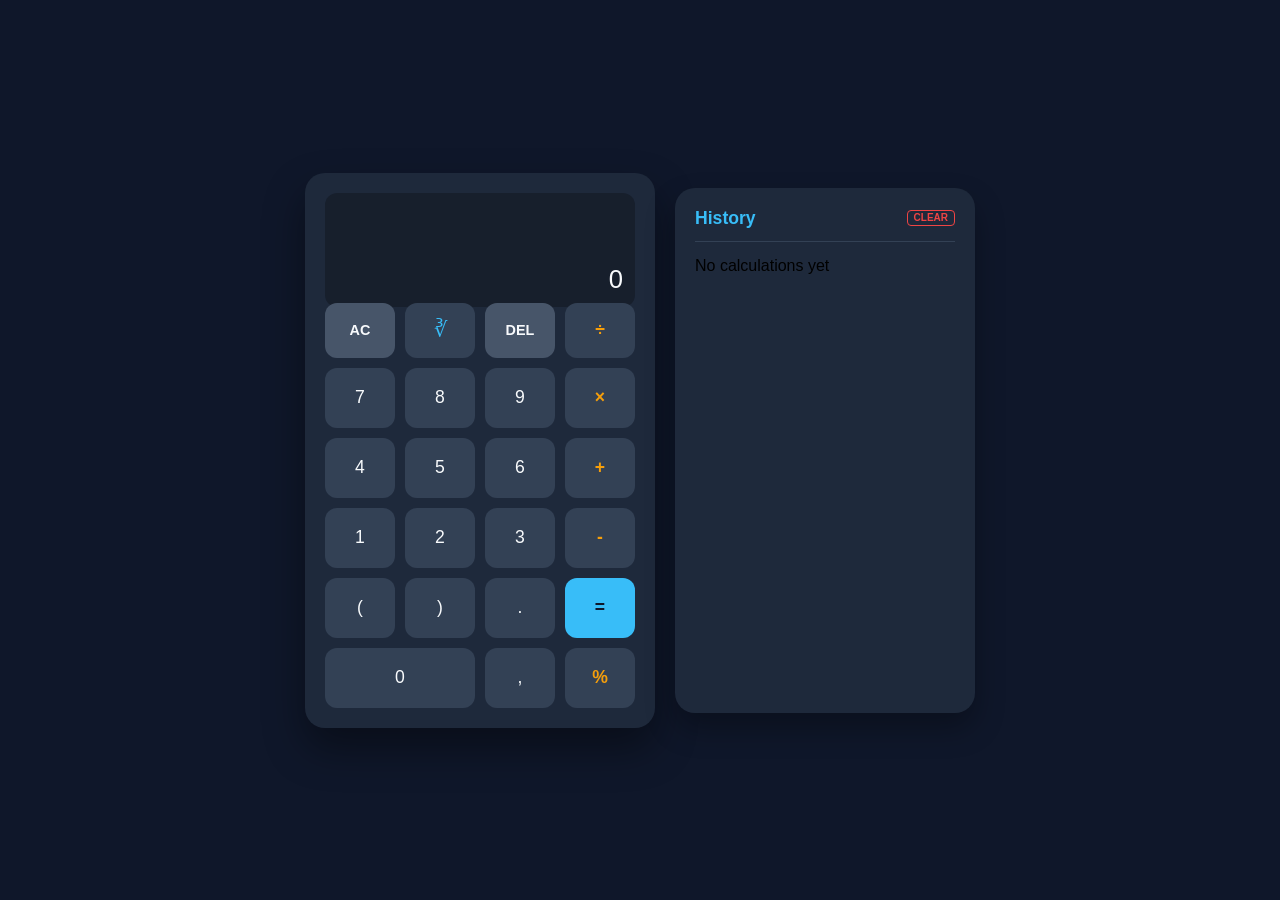
<file: index.html>
<!DOCTYPE html>
<html lang="en">
<head>
    <meta charset="UTF-8">
    <meta name="viewport" content="width=device-width, initial-scale=1.0">
    <title>Professional JS Calculator</title>
    <link rel="stylesheet" href="Calculator.css">
</head>
<body>
  <div class="app-container">
    <div class="calculator">
        <div class="display">
            <div id="previous-operand" class="previous-operand"></div>
            <div id="current-operand" class="current-operand">0</div>
        </div>
        
        <button class="control small-btn" onclick="clearDisplay()">AC</button>
        <button id="mode-toggle" class="mode-btn" onclick="toggleMode()">∛</button> 
        <button class="control small-btn" onclick="deleteNumber()">DEL</button>
        <button class="operator" onclick="appendNumber('÷')">÷</button>

        <div id="basic-keys" class="keypad-grid">
            <button onclick="appendNumber('7')">7</button>
            <button onclick="appendNumber('8')">8</button>
            <button onclick="appendNumber('9')">9</button>
            <button class="operator" onclick="appendNumber('×')">×</button>
            
            <button onclick="appendNumber('4')">4</button>
            <button onclick="appendNumber('5')">5</button>
            <button onclick="appendNumber('6')">6</button>
            <button class="operator" onclick="appendNumber('+')">+</button>
            
            <button onclick="appendNumber('1')">1</button>
            <button onclick="appendNumber('2')">2</button>
            <button onclick="appendNumber('3')">3</button>
            <button class="operator" onclick="appendNumber('-')">-</button>
            
            <button onclick="appendNumber('(')">(</button>
            <button onclick="appendNumber(')')">)</button>
            <button onclick="appendNumber('.')">.</button>
            <button class="equals" onclick="compute()">=</button>

            <button class="span-two" onclick="appendNumber('0')">0</button>
            <button onclick="appendNumber(',')">,</button>
            <button class="operator" onclick="appendNumber('%')">%</button>
        </div>

        <div id="advanced-keys" class="keypad-grid hidden">
            <button class="adv" onclick="appendFunction('sin')">sin</button>
            <button class="adv" onclick="appendFunction('cos')">cos</button>
            <button class="adv" onclick="appendFunction('tan')">tan</button>
            <button class="adv" onclick="appendFunction('log')">log</button>
            
            <button class="adv" onclick="appendFunction('ln')">ln</button>
            <button class="adv" onclick="appendFunction('√')">√</button>
            <button class="adv" onclick="appendNumber('**')">xʸ</button>
            <button class="adv" onclick="scientific('fact')">x!</button>
            
            <button class="adv" onclick="appendNumber('Math.PI')">π</button>
            <button class="adv" onclick="appendNumber('Math.E')">e</button>
            <button class="adv" onclick="setDegree(true)">Deg</button>
            <button class="adv" onclick="setDegree(false)">Rad</button>
        </div>
    </div>

    <div class="history-panel">
        <div class="history-header">
            <h3>History</h3>
            <button class="clear-history" onclick="clearHistory()">Clear</button>
        </div>
        <ul id="history-list">
            <li class="empty-msg">No calculations yet</li>
        </ul>
    </div>
</div>

    <script src="Calculator.js"></script>
</body>
</html>
</file>
<file: Calculator.css>
:root {
    --bg-color: #0f172a;
    --calc-bg: #1e293b;
    --text-color: #f8fafc;
    --accent-color: #38bdf8;
    --operator-color: #f59e0b;
    --danger-color: #ef4444;
}

body {
    background-color: var(--bg-color);
    display: flex;
    justify-content: center;
    align-items: center;
    height: 100vh;
    margin: 0;
    font-family: 'Segoe UI', Roboto, sans-serif;
    overflow: hidden; /* Prevents scrollbars if everything fits */
}

.app-container {
    display: flex;
    gap: 20px;
    align-items: center; /* Centers both panels vertically */
}

/* --- Minimized Calculator Layout --- */
.calculator {
    display: grid;
    grid-template-columns: repeat(4, 70px); 
    /* Precise Row Locking: Display(1) + Controls(2) + Keypad(3-7) */
    grid-template-rows: 100px 55px repeat(5, 60px); 
    gap: 10px;
    padding: 20px;
    background: var(--calc-bg);
    border-radius: 20px;
    box-shadow: 0 20px 40px rgba(0, 0, 0, 0.4);
    height: auto; /* Removes bottom "dead space" */
    align-content: start;
}

/* Fixes the "Covering Screen" issue */
.display {
    grid-column: 1 / -1;
    grid-row: 1; /* Force display to stay in the first row only */
    height: 90px;
    background: rgba(0, 0, 0, 0.25);
    display: flex;
    flex-direction: column;
    justify-content: flex-end;
    align-items: flex-end;
    padding: 12px;
    border-radius: 12px;
    pointer-events: none;
    overflow: hidden;
}

.current-operand { 
    color: var(--text-color); 
    font-size: 1.6rem; 
    word-break: break-all;
    line-height: 1.2;
}

.previous-operand { 
    color: rgba(255, 255, 255, 0.4); 
    font-size: 0.9rem; 
    min-height: 1.1rem;
}

/* --- Button Styling --- */
button {
    width: 100%;
    height: 100%;
    cursor: pointer;
    font-size: 1.1rem;
    border: none;
    border-radius: 12px;
    background: #334155;
    color: var(--text-color);
    transition: all 0.2s cubic-bezier(0.4, 0, 0.2, 1);
    display: flex;
    justify-content: center;
    align-items: center;
}

button:hover { 
    background: #475569; 
    transform: translateY(-1px);
}

button:active { 
    transform: scale(0.95); 
}

/* Red Clear Button with Hover Effect */
/* Updated Small Red Clear Button */
.clear-history {
    background: transparent;
    border: 1px solid var(--danger-color);
    color: var(--danger-color);
    /* Minimalist sizing */
    padding: 2px 6px; 
    font-size: 10px; 
    line-height: 1;
    border-radius: 4px;
    font-weight: 700;
    cursor: pointer;
    text-transform: uppercase;
    transition: all 0.2s ease;
    /* Prevents any stretching */
    width: fit-content;
    height: fit-content;
}

.clear-history:hover {
    background: var(--danger-color);
    color: #ffffff;
    box-shadow: 0 2px 5px rgba(239, 68, 68, 0.2);
}
/* Special Button Types */
.operator { color: var(--operator-color); font-weight: bold; }
.equals { background: var(--accent-color) !important; color: #0f172a !important; font-weight: bold; }
.span-two { grid-column: span 2; }
.small-btn { font-size: 0.9rem; font-weight: bold; background: #475569; }
.mode-btn { color: var(--accent-color); font-size: 1.3rem; }

/* Advanced Keys Logic */
.keypad-grid { display: contents; }
.hidden { display: none !important; }
.adv { 
    background: rgba(56, 189, 248, 0.08); 
    border: 1px solid rgba(56, 189, 248, 0.2); 
    color: var(--accent-color);
    font-size: 1rem;
}

/* --- History Panel (Auto-scaling) --- */
.history-panel {
    width: 260px;
    height: 485px; /* Matches the vertical height of the minimized calculator */
    background: var(--calc-bg);
    border-radius: 20px;
    padding: 20px;
    display: flex;
    flex-direction: column;
    box-shadow: 0 15px 30px rgba(0, 0, 0, 0.3);
}

.history-header {
    display: flex;
    justify-content: space-between;
    align-items: center;
    border-bottom: 1px solid #334155;
    padding-bottom: 12px;
    margin-bottom: 15px;
    flex-shrink: 0;
}

.history-panel h3 { margin: 0; color: var(--accent-color); font-size: 1.1rem; }

#history-list {
    list-style: none;
    padding: 0;
    margin: 0;
    overflow-y: auto;
    flex-grow: 1;
    scrollbar-width: thin;
    scrollbar-color: #475569 transparent;
}

.history-item {
    padding: 10px;
    border-bottom: 1px solid rgba(51, 65, 85, 0.5);
    border-radius: 6px;
    margin-bottom: 5px;
}

.history-equation { font-size: 0.8rem; color: rgba(255, 255, 255, 0.5); }
.history-result { font-weight: bold; font-size: 1rem; color: var(--accent-color); margin-top: 2px; }
</file>
